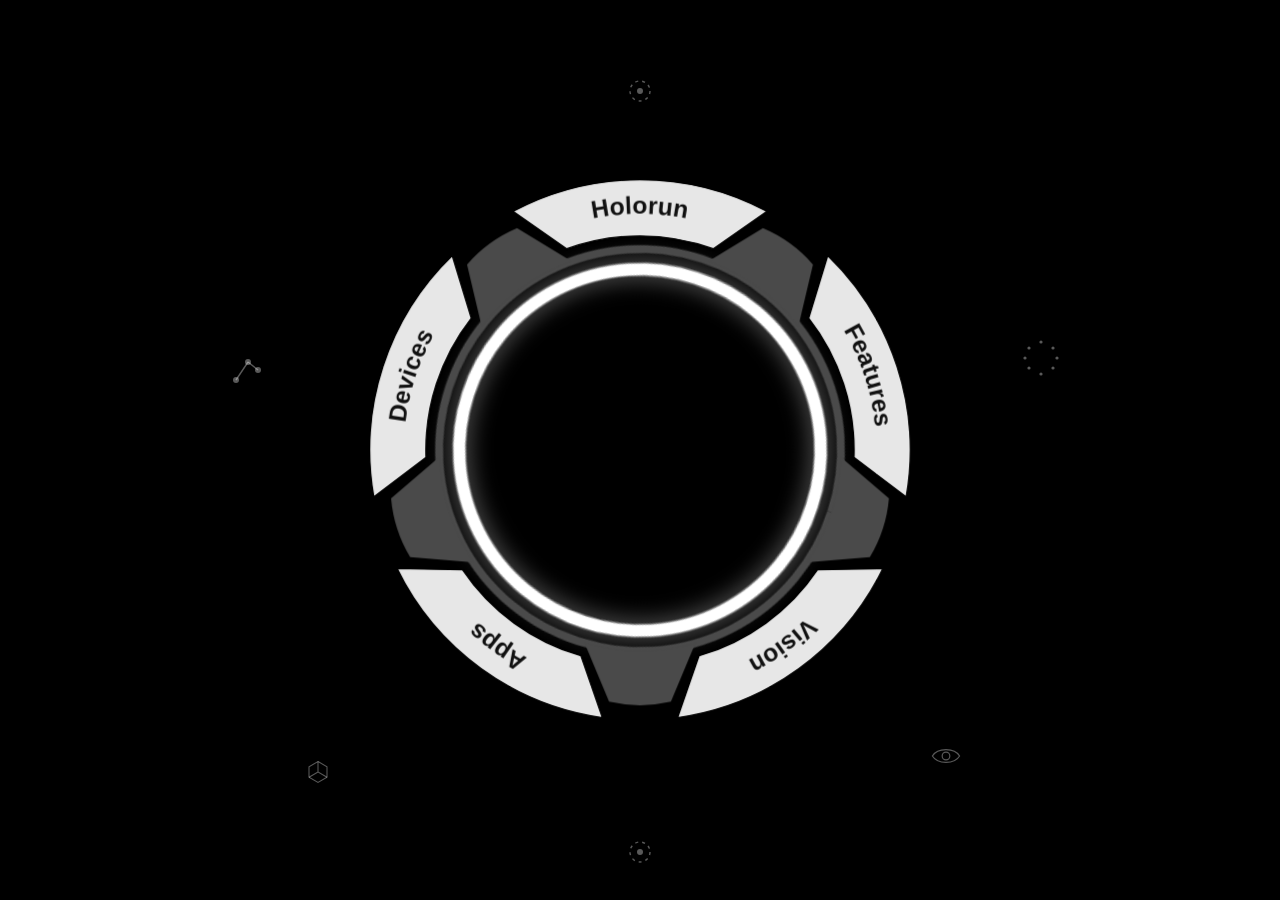
<file: ring-home.html>
<!DOCTYPE html>
<html lang="en">
<head>
<meta charset="UTF-8">
<meta name="viewport" content="width=device-width, initial-scale=1.0">
<title>Holorun</title>
<link rel="stylesheet" href="ring.css">
</head>
<body>

  <main class="ring-hero">
    <div class="ring-stage">

      <!-- decorative floating icons -->
      <svg class="deco deco-target" viewBox="0 0 40 40" aria-hidden="true">
        <circle class="dash-ring" cx="20" cy="20" r="10"/>
        <circle cx="20" cy="20" r="3" fill="currentColor"/>
      </svg>

      <svg class="deco deco-nodes" viewBox="0 0 40 40" aria-hidden="true">
        <line x1="10" y1="28" x2="22" y2="10" stroke="currentColor" stroke-width="1.4"/>
        <line x1="22" y1="10" x2="32" y2="18" stroke="currentColor" stroke-width="1.4"/>
        <circle cx="10" cy="28" r="3" fill="currentColor"/>
        <circle cx="22" cy="10" r="3" fill="currentColor"/>
        <circle cx="32" cy="18" r="3" fill="currentColor"/>
      </svg>

      <svg class="deco deco-dots" viewBox="0 0 40 40" aria-hidden="true">
        <circle cx="20" cy="4"  r="1.6" fill="currentColor"/>
        <circle cx="32" cy="10" r="1.6" fill="currentColor"/>
        <circle cx="36" cy="20" r="1.6" fill="currentColor"/>
        <circle cx="32" cy="30" r="1.6" fill="currentColor"/>
        <circle cx="20" cy="36" r="1.6" fill="currentColor"/>
        <circle cx="8"  cy="30" r="1.6" fill="currentColor"/>
        <circle cx="4"  cy="20" r="1.6" fill="currentColor"/>
        <circle cx="8"  cy="10" r="1.6" fill="currentColor"/>
      </svg>

      <svg class="deco deco-cube" viewBox="0 0 40 40" aria-hidden="true">
        <path d="M20 6 L32 13 L32 27 L20 34 L8 27 L8 13 Z" fill="none" stroke="currentColor" stroke-width="1.4"/>
        <path d="M20 6 L20 20 L32 27 M20 20 L8 27" fill="none" stroke="currentColor" stroke-width="1.4"/>
      </svg>

      <svg class="deco deco-eye" viewBox="0 0 40 40" aria-hidden="true">
        <path d="M4 20 C 10 10, 30 10, 36 20 C 30 30, 10 30, 4 20 Z" fill="none" stroke="currentColor" stroke-width="1.4"/>
        <circle cx="20" cy="20" r="4.5" fill="none" stroke="currentColor" stroke-width="1.4"/>
      </svg>

      <!-- the ring, split into 3 independently-tilting layers stacked on top
           of each other — each gets its own continuous 3D drift via CSS -->

      <!-- layer 1: white rim + glow halo -->
      <svg class="ring-svg ring-layer ring-layer--rim" viewBox="0 0 800 800" aria-hidden="true">
        <defs>
          <filter id="ringGlow" x="-50%" y="-50%" width="200%" height="200%">
            <feGaussianBlur stdDeviation="14" result="blur"/>
            <feMerge>
              <feMergeNode in="blur"/>
              <feMergeNode in="SourceGraphic"/>
            </feMerge>
          </filter>
        </defs>
        <!-- rotated 18deg so the stroke-dasharray reveal's start/end seam
             lands in the gap between Features and Vision instead of right
             under the Features label -->
        <circle class="ring-glow" cx="400" cy="400" r="206" filter="url(#ringGlow)" transform="rotate(18 400 400)"/>
        <circle class="ring-rim" cx="400" cy="400" r="206" transform="rotate(18 400 400)"/>
      </svg>

      <!-- layer 2: mid gray gasket + dark connector gears -->
      <svg class="ring-svg ring-layer ring-layer--bezel" viewBox="0 0 800 800" aria-hidden="true">
        <!-- same rotation, same reason -->
        <circle class="ring-gasket" cx="400" cy="400" r="229" transform="rotate(18 400 400)"/>
        <g class="ring-spokes"></g>
      </svg>

      <!-- layer 3: light nav segments + labels -->
      <svg class="ring-svg ring-layer ring-layer--segments" viewBox="0 0 800 800" role="img" aria-label="Holorun navigation ring">
        <defs></defs>
        <g class="ring-segments"></g>
        <g class="ring-labels"></g>
      </svg>

    </div>

    <svg class="deco deco-hint" viewBox="0 0 40 40" aria-hidden="true">
      <circle class="dash-ring" cx="20" cy="20" r="10"/>
      <circle cx="20" cy="20" r="3" fill="currentColor"/>
    </svg>
  </main>

  <script src="ring.js"></script>
</body>
</html>
</file>
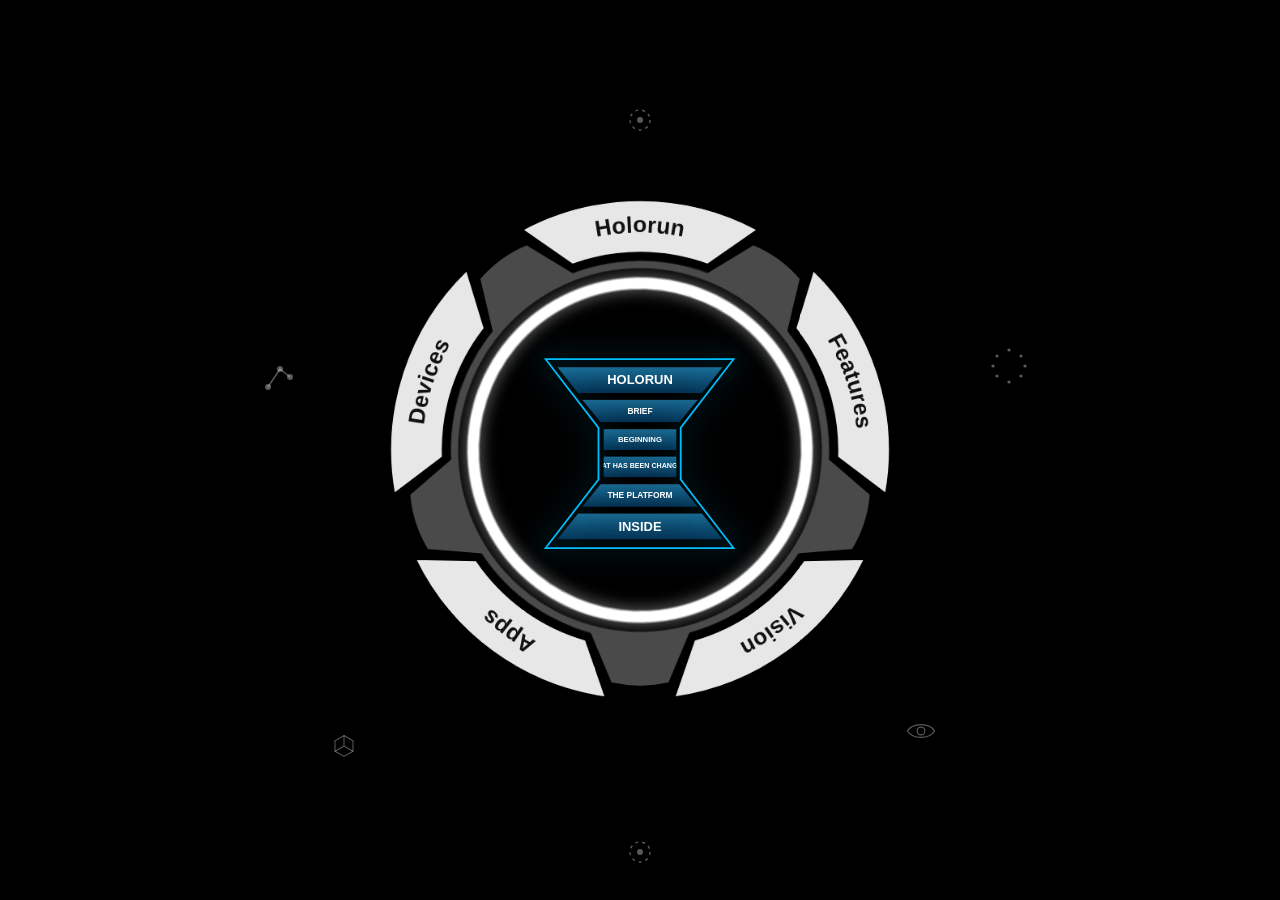
<file: ring/ring-home.html>
<!DOCTYPE html>
<html lang="en">
<head>
<meta charset="UTF-8">
<meta name="viewport" content="width=device-width, initial-scale=1.0">
<title>Holorun</title>
<link rel="stylesheet" href="ring.css">
</head>
<body>

  <main class="ring-hero">
    <div class="ring-stage">

      <!-- decorative floating icons -->
      <svg class="deco deco-target" viewBox="0 0 40 40" aria-hidden="true">
        <circle class="dash-ring" cx="20" cy="20" r="10"/>
        <circle cx="20" cy="20" r="3" fill="currentColor"/>
      </svg>

      <svg class="deco deco-nodes" viewBox="0 0 40 40" aria-hidden="true">
        <line x1="10" y1="28" x2="22" y2="10" stroke="currentColor" stroke-width="1.4"/>
        <line x1="22" y1="10" x2="32" y2="18" stroke="currentColor" stroke-width="1.4"/>
        <circle cx="10" cy="28" r="3" fill="currentColor"/>
        <circle cx="22" cy="10" r="3" fill="currentColor"/>
        <circle cx="32" cy="18" r="3" fill="currentColor"/>
      </svg>

      <svg class="deco deco-dots" viewBox="0 0 40 40" aria-hidden="true">
        <circle cx="20" cy="4"  r="1.6" fill="currentColor"/>
        <circle cx="32" cy="10" r="1.6" fill="currentColor"/>
        <circle cx="36" cy="20" r="1.6" fill="currentColor"/>
        <circle cx="32" cy="30" r="1.6" fill="currentColor"/>
        <circle cx="20" cy="36" r="1.6" fill="currentColor"/>
        <circle cx="8"  cy="30" r="1.6" fill="currentColor"/>
        <circle cx="4"  cy="20" r="1.6" fill="currentColor"/>
        <circle cx="8"  cy="10" r="1.6" fill="currentColor"/>
      </svg>

      <svg class="deco deco-cube" viewBox="0 0 40 40" aria-hidden="true">
        <path d="M20 6 L32 13 L32 27 L20 34 L8 27 L8 13 Z" fill="none" stroke="currentColor" stroke-width="1.4"/>
        <path d="M20 6 L20 20 L32 27 M20 20 L8 27" fill="none" stroke="currentColor" stroke-width="1.4"/>
      </svg>

      <svg class="deco deco-eye" viewBox="0 0 40 40" aria-hidden="true">
        <path d="M4 20 C 10 10, 30 10, 36 20 C 30 30, 10 30, 4 20 Z" fill="none" stroke="currentColor" stroke-width="1.4"/>
        <circle cx="20" cy="20" r="4.5" fill="none" stroke="currentColor" stroke-width="1.4"/>
      </svg>

      <!-- the ring, split into 3 independently-tilting layers stacked on top
           of each other — each gets its own continuous 3D drift via CSS -->

      <!-- layer 1: white rim + glow halo -->
      <svg class="ring-svg ring-layer ring-layer--rim" viewBox="0 0 800 800" aria-hidden="true">
        <defs>
          <filter id="ringGlow" x="-50%" y="-50%" width="200%" height="200%">
            <feGaussianBlur stdDeviation="10" result="blur"/>
            <feMerge>
              <feMergeNode in="blur"/>
              <feMergeNode in="SourceGraphic"/>
            </feMerge>
          </filter>
        </defs>
        <!-- rotated 18deg so the stroke-dasharray reveal's start/end seam
             lands in the gap between Features and Vision instead of right
             under the Features label -->
        <circle class="ring-glow" cx="400" cy="400" r="206" filter="url(#ringGlow)" transform="rotate(18 400 400)"/>
        <circle class="ring-rim" cx="400" cy="400" r="206" transform="rotate(18 400 400)"/>
      </svg>

      <!-- layer 2: mid gray gasket + dark connector gears -->
      <svg class="ring-svg ring-layer ring-layer--bezel" viewBox="0 0 800 800" aria-hidden="true">
        <!-- same rotation, same reason -->
        <circle class="ring-gasket" cx="400" cy="400" r="229" transform="rotate(18 400 400)"/>
        <g class="ring-spokes"></g>
      </svg>

      <!-- layer 3: light nav segments + labels -->
      <svg class="ring-svg ring-layer ring-layer--segments" viewBox="0 0 800 800" role="img" aria-label="Holorun navigation ring">
        <defs></defs>
        <g class="ring-segments"></g>
        <g class="ring-labels"></g>
      </svg>

      <!-- funnel panel: sits inside the ring's center void. Static for now,
           step 1 of the funnel feature — hourglass shape (wide top/bottom,
           pinched waist through the middle rows) + sub-nav rows, no
           content/interaction yet -->
      <div class="funnel">
        <div class="funnel-bg"></div>
        <div class="funnel-shape">
          <div class="section row-holorun">Holorun</div>
          <div class="section row-brief">Brief</div>
          <div class="section row-beginning">Beginning</div>
          <div class="section row-whbc">What Has Been Changing</div>
          <div class="section row-platform">The Platform</div>
          <div class="section row-inside">Inside</div>
        </div>
        <svg class="funnel-outline" viewBox="0 0 43 32" preserveAspectRatio="none" aria-hidden="true">
          <!-- outer outline: computed intersections — Y gap 1.5, waist X gap 0.8 -->
          <polygon class="funnel-row-stroke" points="5.9,-1.5 37.1,-1.5 28.32,11.2 28.32,20.8 37.1,33.5 5.9,33.5 14.68,20.8 14.68,11.2"/>
        </svg>
      </div>

    </div>

    <svg class="deco deco-hint" viewBox="0 0 40 40" aria-hidden="true">
      <circle class="dash-ring" cx="20" cy="20" r="10"/>
      <circle cx="20" cy="20" r="3" fill="currentColor"/>
    </svg>
  </main>

  <script src="ring.js"></script>
  <script>
    setTimeout(function() {
      document.querySelector('.funnel').classList.add('funnel--open');
    }, 500);

  </script>
</body>
</html>
</file>
<file: ring.css>
* { box-sizing: border-box; }

html, body {
  margin: 0;
  height: 100%;
  overflow: hidden;
  background: #000;
  color: #eaeaea;
  font-family: -apple-system, BlinkMacSystemFont, "Segoe UI", Roboto, sans-serif;
}

/* ===== reusable dashed-stroke ring — reuse anywhere we need a dotted/dashed circle ===== */
.dash-ring {
  fill: none;
  stroke: currentColor;
  stroke-width: 1.4;
  stroke-dasharray: 3 4;
}

/* ===== hero ===== */
.ring-hero {
  height: 100vh;
  height: 100dvh;
  display: flex;
  flex-direction: column;
  align-items: center;
  justify-content: center;
  position: relative;
  padding: 24px 20px;
  overflow: hidden;
}

.ring-stage {
  position: relative;
  width: min(720px, 90vw, 78vh, 78dvh);
  aspect-ratio: 1 / 1;
  perspective: 1000px;
}

.ring-svg {
  width: 100%;
  height: 100%;
  display: block;
  overflow: visible;
}

/* the ring is 3 stacked layers, each tilting independently in 3D, never in
   sync with each other — continuous, ambient, runs forever */
.ring-layer {
  position: absolute;
  inset: 0;
  transform-style: preserve-3d;
}

/* spin order: circle (rim) spins alone first; then gasket (bezel) and
   dashes (segments) spin together as one combined motion — segments are
   part of the gear, not a separate third phase.

   The spin (Z-axis) and the ambient wobble (X/Y tilt) are now two fully
   SEPARATE animations on two separate CSS properties — `rotate` for the
   spin, `transform` for the wobble. They compose automatically (the browser
   applies rotate, then transform) but never have to hand off velocity to
   each other, since neither one ever has to match the other's speed at a
   shared keyframe boundary. This removes the flick that kept showing up
   when both were forced into one shared keyframe timeline. */
/* ease-in-out on the spin itself: it ramps up gently from a stop, and eases
   back down to a stop — instead of snapping straight to/from full speed,
   which is what was causing the flick right as it finished */
.ring-layer--rim      { animation: spin-rim 12s ease-in-out infinite, wobble-rim 12s ease-in-out infinite; }
/* bezel's spin starts at 2.5s — right as the gasket+gear reveal finishes (which itself only starts once the rim's draw-in is done at 1.6s) */
.ring-layer--bezel    { animation: spin-bezel 15s ease-in-out 2.5s infinite, wobble-bezel 15s ease-in-out 2.5s infinite; }
/* segments spin together with the bezel, starting at the same time */
.ring-layer--segments { animation: spin-segments 15s ease-in-out 2.5s infinite, wobble-segments 15s ease-in-out 2.5s infinite; }

/* spin: rotates flat (Z-axis, like a wheel) for the first slice of the
   cycle, then holds still at 0 for the rest. The 360deg->0deg reset is an
   invisible jump (visually identical angle) */
@keyframes spin-rim     { 0% { rotate: z 0deg; } 18%    { rotate: z 360deg; } 18.01% { rotate: z 0deg; } 100% { rotate: z 0deg; } }
@keyframes spin-bezel   { 0% { rotate: z 0deg; } 15%    { rotate: z 360deg; } 15.01% { rotate: z 0deg; } 100% { rotate: z 0deg; } }
@keyframes spin-segments{ 0% { rotate: z 0deg; } 15%    { rotate: z 360deg; } 15.01% { rotate: z 0deg; } 100% { rotate: z 0deg; } }

/* wobble: the small ambient 3D tilt, holding flat while the spin (above)
   happens, then drifting for the rest of the cycle. Completely independent
   timeline from the spin — no shared keyframes, no velocity to match */
@keyframes wobble-rim {
  0%, 18.01% { transform: rotateX(0deg)  rotateY(0deg); }
  45%        { transform: rotateX(6deg)  rotateY(-4deg); }
  68%        { transform: rotateX(-3deg) rotateY(5deg); }
  90%        { transform: rotateX(4deg)  rotateY(3deg); }
  100%       { transform: rotateX(0deg)  rotateY(0deg); }
}

@keyframes wobble-bezel {
  0%, 15.01% { transform: rotateX(0deg)  rotateY(0deg); }
  50%        { transform: rotateX(-5deg) rotateY(6deg); }
  75%        { transform: rotateX(4deg)  rotateY(-5deg); }
  100%       { transform: rotateX(0deg)  rotateY(0deg); }
}

@keyframes wobble-segments {
  0%, 15.01% { transform: rotateX(0deg)  rotateY(0deg)  translateZ(0px); }
  40%        { transform: rotateX(3deg)  rotateY(4deg)  translateZ(35px); }
  60%        { transform: rotateX(3deg)  rotateY(4deg)  translateZ(0px); }
  75%        { transform: rotateX(-4deg) rotateY(-3deg) translateZ(-30px); }
  88%        { transform: rotateX(-4deg) rotateY(-3deg) translateZ(0px); }
  100%       { transform: rotateX(0deg)  rotateY(0deg)  translateZ(0px); }
}

/* glow halo + thick white rim band — its own separated layer, sits inside the gasket */
/* both trace themselves in on load, like the nav icon's circle reveal */
.ring-glow {
  fill: none;
  stroke: rgba(255, 255, 255, 0.45);
  stroke-width: 16;
  stroke-dasharray: 1295;
  stroke-dashoffset: 1295;
  animation: ring-draw 1.6s ease-out forwards;
}

.ring-rim {
  fill: none;
  stroke: #fff;
  stroke-width: 13;
  stroke-dasharray: 1295;
  stroke-dashoffset: 1295;
  animation: ring-draw 1.6s ease-out forwards;
}

@keyframes ring-draw {
  to { stroke-dashoffset: 0; }
}

@keyframes fade-in {
  to { opacity: 1; }
}

/* mid gray gasket band — its own separated layer between the rim and the segments */
/* gasket draws in TOGETHER with the white rim (same timing, both start at
   0s and finish at 1.6s) — only the gear edges/arches wait until after */
.ring-gasket {
  fill: none;
  stroke: #4a4a4a;
  stroke-width: 9;
  stroke-dasharray: 1438;
  stroke-dashoffset: 1438;
  animation: ring-draw 1.6s ease-out forwards;
}

.ring-segments,
.ring-labels {
  opacity: 0;
  /* segments only appear once the gear has fully revealed itself (2.5s) */
  animation: fade-in 0.6s ease-out 2.5s forwards;
}

/* light nav segments — stroked so each piece reads as its own separated layer */
.ring-segment {
  fill: #e7e7e7;
  stroke: #000;
  stroke-width: 1.5;
  cursor: pointer;
  transition: fill 0.2s ease, filter 0.2s ease;
  outline: none;
}

.ring-segment:hover,
.ring-segment:focus-visible {
  fill: #ffffff;
  filter: drop-shadow(0 0 10px rgba(0, 200, 180, 0.6));
}

/* gear reveal: edges (stroke) appear first, then the gray fill — starts
   only once the rim has actually finished drawing in (1.6s), not before */
.ring-spoke {
  fill: #4a4a4a;
  fill-opacity: 0;
  stroke: rgba(255, 255, 255, 0.4);
  stroke-opacity: 0;
  stroke-width: 1.5;
  animation: spoke-reveal 0.9s ease-out 1.6s forwards;
}

@keyframes spoke-reveal {
  0%   { fill-opacity: 0; stroke-opacity: 0; }
  35%  { fill-opacity: 0; stroke-opacity: 1; }
  70%  { fill-opacity: 1; stroke-opacity: 1; }
  100% { fill-opacity: 1; stroke-opacity: 0; }
}

.ring-label {
  font-size: 28px;
  font-weight: 600;
  fill: #111;
  letter-spacing: 0.5px;
  dominant-baseline: middle;
  pointer-events: none;
  user-select: none;
}

/* ===== floating decorative icons ===== */
.deco {
  position: absolute;
  width: 40px;
  height: 40px;
  color: rgba(255, 255, 255, 0.35);
  pointer-events: none;
  opacity: 0;
  animation: fade-in 0.5s ease-out forwards;
}

/* these wait until everything else has finished: rim drawn (1.6s) -> gear
   revealed (2.5s) -> segments appeared + their first spin together with the
   bezel completes (~4.75s) -> only then do the decorative icons appear */
.deco-target { top: -4%;  left: 50%;  transform: translateX(-50%); animation-delay: 4.75s; }
.deco-nodes  { top: 36%;  left: -9%;                               animation-delay: 4.85s; }
.deco-dots   { top: 34%;  right: -10%;                             animation-delay: 4.95s; }
.deco-cube   { bottom: 2%; left: 2%; width: 30px; height: 30px;    animation-delay: 5.05s; }
.deco-eye    { bottom: 4%; right: 4%; width: 34px; height: 34px;   animation-delay: 5.15s; }

.deco-hint {
  position: absolute;
  bottom: 28px;
  left: 50%;
  transform: translateX(-50%);
  opacity: 0;
  animation: fade-in 0.5s ease-out 5.25s forwards;
}

/* ===== placeholder sections ===== */
.placeholder {
  min-height: 100vh;
  display: flex;
  align-items: center;
  justify-content: center;
  border-top: 1px solid rgba(255, 255, 255, 0.08);
}

.placeholder h2 {
  font-size: 32px;
  font-weight: 500;
  color: rgba(255, 255, 255, 0.7);
}

/* ===== mobile ===== */
@media (max-width: 600px) {
  .ring-stage { width: min(420px, 92vw); }
  .deco { width: 28px; height: 28px; }
  .deco-cube { width: 22px; height: 22px; }
  .deco-eye  { width: 24px; height: 24px; }
  .deco-nodes { left: 0; }
  .deco-dots  { right: 0; }
}
</file>
<file: ring/ring.css>
* { box-sizing: border-box; }

html, body {
  margin: 0;
  height: 100%;
  overflow: hidden;
  background: #000;
  color: #eaeaea;
  font-family: -apple-system, BlinkMacSystemFont, "Segoe UI", Roboto, sans-serif;
}

/* ===== reusable dashed-stroke ring — reuse anywhere we need a dotted/dashed circle ===== */
.dash-ring {
  fill: none;
  stroke: currentColor;
  stroke-width: 1.4;
  stroke-dasharray: 3 4;
}

/* ===== hero ===== */
.ring-hero {
  height: 100vh;
  height: 100dvh;
  display: flex;
  flex-direction: column;
  align-items: center;
  justify-content: center;
  position: relative;
  padding: 24px 20px;
  overflow: hidden;
}

.ring-stage {
  position: relative;
  width: min(720px, 90vw, 72vh, 72dvh);
  aspect-ratio: 1 / 1;
  perspective: 1000px;
  container-type: inline-size;
  will-change: transform;
  transform: translateZ(0);
}

.ring-svg {
  width: 100%;
  height: 100%;
  display: block;
  overflow: visible;
}

/* the ring is 3 stacked layers, each tilting independently in 3D, never in
   sync with each other — continuous, ambient, runs forever */
.ring-layer {
  position: absolute;
  inset: 0;
  transform-style: preserve-3d;
  will-change: transform, rotate;
  backface-visibility: hidden;
}

/* spin order: circle (rim) spins alone first; then gasket (bezel) and
   dashes (segments) spin together as one combined motion — segments are
   part of the gear, not a separate third phase.

   The spin (Z-axis) and the ambient wobble (X/Y tilt) are now two fully
   SEPARATE animations on two separate CSS properties — `rotate` for the
   spin, `transform` for the wobble. They compose automatically (the browser
   applies rotate, then transform) but never have to hand off velocity to
   each other, since neither one ever has to match the other's speed at a
   shared keyframe boundary. This removes the flick that kept showing up
   when both were forced into one shared keyframe timeline. */
/* ease-in-out on the spin itself: it ramps up gently from a stop, and eases
   back down to a stop — instead of snapping straight to/from full speed,
   which is what was causing the flick right as it finished */
.ring-layer--rim      { animation: spin-rim 12s ease-in-out infinite, wobble-rim 12s ease-in-out infinite; }
/* bezel's spin starts at 2.5s — right as the gasket+gear reveal finishes (which itself only starts once the rim's draw-in is done at 1.6s) */
.ring-layer--bezel    { animation: spin-bezel 15s ease-in-out 2.5s infinite, wobble-bezel 15s ease-in-out 2.5s infinite; }
/* segments spin together with the bezel, starting at the same time */
.ring-layer--segments { animation: spin-segments 15s ease-in-out 2.5s infinite, wobble-segments 15s ease-in-out 2.5s infinite; }

/* spin: rotates flat (Z-axis, like a wheel) for the first slice of the
   cycle, then holds still at 0 for the rest. step-start on the spin keyframe
   makes the 360→0 reset instantaneous with no interpolation (the old
   18.01% micro-interval caused Chromium to briefly tween backwards) */
@keyframes spin-rim     { 0% { rotate: z 0deg; } 18%  { rotate: z 360deg; animation-timing-function: step-start; } 100% { rotate: z 0deg; } }
@keyframes spin-bezel   { 0% { rotate: z 0deg; } 15%  { rotate: z 360deg; animation-timing-function: step-start; } 100% { rotate: z 0deg; } }
@keyframes spin-segments{ 0% { rotate: z 0deg; } 15%  { rotate: z 360deg; animation-timing-function: step-start; } 100% { rotate: z 0deg; } }

/* wobble: the small ambient 3D tilt, holding flat while the spin (above)
   happens, then drifting for the rest of the cycle. Completely independent
   timeline from the spin — no shared keyframes, no velocity to match */
@keyframes wobble-rim {
  0%, 18.01% { transform: rotateX(0deg)  rotateY(0deg); }
  45%        { transform: rotateX(6deg)  rotateY(-4deg); }
  68%        { transform: rotateX(-3deg) rotateY(5deg); }
  90%        { transform: rotateX(4deg)  rotateY(3deg); }
  100%       { transform: rotateX(0deg)  rotateY(0deg); }
}

@keyframes wobble-bezel {
  0%, 15.01% { transform: rotateX(0deg)  rotateY(0deg); }
  50%        { transform: rotateX(-5deg) rotateY(6deg); }
  75%        { transform: rotateX(4deg)  rotateY(-5deg); }
  100%       { transform: rotateX(0deg)  rotateY(0deg); }
}

@keyframes wobble-segments {
  0%, 15.01% { transform: rotateX(0deg)  rotateY(0deg)  translateZ(0px); }
  40%        { transform: rotateX(3deg)  rotateY(4deg)  translateZ(35px); }
  60%        { transform: rotateX(3deg)  rotateY(4deg)  translateZ(0px); }
  75%        { transform: rotateX(-4deg) rotateY(-3deg) translateZ(-30px); }
  88%        { transform: rotateX(-4deg) rotateY(-3deg) translateZ(0px); }
  100%       { transform: rotateX(0deg)  rotateY(0deg)  translateZ(0px); }
}

/* glow halo + thick white rim band — its own separated layer, sits inside the gasket */
/* both trace themselves in on load, like the nav icon's circle reveal */
.ring-glow {
  fill: none;
  stroke: rgba(255, 255, 255, 0.45);
  stroke-width: 16;
  stroke-dasharray: 1295;
  stroke-dashoffset: 1295;
  animation: ring-draw 1.6s ease-out forwards;
}

.ring-rim {
  fill: none;
  stroke: #fff;
  stroke-width: 13;
  stroke-dasharray: 1295;
  stroke-dashoffset: 1295;
  animation: ring-draw 1.6s ease-out forwards;
}

@keyframes ring-draw {
  to { stroke-dashoffset: 0; }
}

@keyframes fade-in {
  to { opacity: 1; }
}

/* mid gray gasket band — its own separated layer between the rim and the segments */
/* gasket draws in TOGETHER with the white rim (same timing, both start at
   0s and finish at 1.6s) — only the gear edges/arches wait until after */
.ring-gasket {
  fill: none;
  stroke: #4a4a4a;
  stroke-width: 9;
  stroke-dasharray: 1438;
  stroke-dashoffset: 1438;
  animation: ring-draw 1.6s ease-out forwards;
}

.ring-segments,
.ring-labels {
  opacity: 0;
  /* segments only appear once the gear has fully revealed itself (2.5s) */
  animation: fade-in 0.6s ease-out 2.5s forwards;
}

/* light nav segments — stroked so each piece reads as its own separated layer */
.ring-segment {
  fill: #e7e7e7;
  stroke: #000;
  stroke-width: 1.5;
  cursor: pointer;
  transition: fill 0.2s ease, filter 0.2s ease;
  outline: none;
}

.ring-segment:hover,
.ring-segment:focus-visible {
  fill: #ffffff;
  filter: drop-shadow(0 0 10px rgba(0, 200, 180, 0.6));
}

/* gear reveal: edges (stroke) appear first, then the gray fill — starts
   only once the rim has actually finished drawing in (1.6s), not before */
.ring-spoke {
  fill: #4a4a4a;
  fill-opacity: 0;
  stroke: rgba(255, 255, 255, 0.4);
  stroke-opacity: 0;
  stroke-width: 1.5;
  animation: spoke-reveal 0.9s ease-out 1.6s forwards;
}

@keyframes spoke-reveal {
  0%   { fill-opacity: 0; stroke-opacity: 0; }
  35%  { fill-opacity: 0; stroke-opacity: 1; }
  70%  { fill-opacity: 1; stroke-opacity: 1; }
  100% { fill-opacity: 1; stroke-opacity: 0; }
}

.ring-label {
  font-size: 28px;
  font-weight: 600;
  fill: #111;
  letter-spacing: 0.5px;
  dominant-baseline: middle;
  pointer-events: none;
  user-select: none;
}

/* ===== funnel panel (inside the ring's center void) ===== */
/* sized in cqw (container-query width, relative to .ring-stage) so it
   scales together with the SVG ring at any viewport size */

.funnel {
  position: absolute;
  inset: 0;
  display: grid;
  place-items: center;
  pointer-events: none;
  z-index: 1;
  /* narrows from the header down to a waist around "what has been
     changing", then flares back out wider than the header by "inside" —
     shared by the shape and its echo outline so they stay in sync */
  --funnel-clip: polygon(
    10% 0%,
    90% 0%,
    66% 50%,
    93% 100%,
    7% 100%,
    34% 50%
  );
}

/* bg, outline svg and shape sit in the same grid cell, centered on each other */
.funnel-bg,
.funnel-outline,
.funnel-shape {
  grid-area: 1 / 1;
  transform: translateY(0.5cqw);
}

.funnel-bg {
  width: 40cqw;
  aspect-ratio: 3 / 2;
  background: #000;
  clip-path: polygon(50% 8%, 88% 25%, 88% 50%, 88% 50%, 50% 92%, 12% 75%, 12% 50%, 12% 50%);
  opacity: 0;
  z-index: 0;
  will-change: clip-path, opacity;
  transform: translateZ(0);
  backface-visibility: hidden;
}
/* final shape: polygon(8% 5%, 92% 5%, 62% 36%, 62% 63%, 92% 100%, 8% 100%, 38% 63%, 38% 36%) */

.funnel-outline {
  width: 40cqw;
  aspect-ratio: 3 / 2;
  overflow: visible;
  position: relative;
  z-index: 2;
}

.funnel-row-stroke {
  fill: none;
  stroke: #00bfff;
  stroke-width: 0.3;
  filter: drop-shadow(0 0 2.5px #00bfff);
  opacity: 0;
}

.funnel--open .funnel-row-stroke {
  animation: funnel-fade-in 0.5s ease-out 0.5s forwards;
}

.funnel-outline-main {
  fill: none;
  stroke: #00bfff;
  stroke-width: 0.5;
  filter: drop-shadow(0 0 0.3px #00bfff) drop-shadow(0 0 4px #00bfff);
  /* draw-in on open */
  stroke-dasharray: 139;
  stroke-dashoffset: 139;
  opacity: 0;
}

.funnel-outline-echo {
  display: none;
}

.funnel-shape {
  --row-gap: 1cqw;
  width: 40cqw;
  aspect-ratio: 3 / 2;
  display: flex;
  flex-direction: column;
  gap: var(--row-gap);
  opacity: 0;
  z-index: 1;
  pointer-events: auto;
}

/* ===== funnel open animation ===== */
@keyframes funnel-morph {
  0%   { clip-path: polygon(50% 8%, 88% 25%, 88% 50%, 88% 75%, 50% 92%, 12% 75%, 12% 50%, 12% 25%); opacity: 0; }
  15%  { opacity: 1; }
  100% { clip-path: polygon(18% 0%, 82% 0%, 64% 35%, 64% 65%, 82% 100%, 18% 100%, 36% 65%, 36% 35%); opacity: 1; }
}

@keyframes funnel-stroke-draw {
  0%   { stroke-dashoffset: 139; opacity: 0; }
  10%  { opacity: 1; }
  100% { stroke-dashoffset: 0; opacity: 1; }
}

@keyframes funnel-fade-in {
  to { opacity: 1; }
}

.funnel--open .funnel-bg {
  animation: funnel-morph 0.75s cubic-bezier(0.22, 1, 0.36, 1) forwards;
}

.funnel--open .funnel-shape {
  animation: funnel-fade-in 0.5s ease-out 0.3s forwards;
}

.funnel--open .funnel-outline-main {
  animation: funnel-stroke-draw 0.7s ease-out 0.1s forwards;
}

.funnel--open .funnel-outline-echo {
  animation: funnel-fade-in 0.35s ease-out 0.6s forwards;
}

.section {
  flex: 1 1 0%;
  display: flex;
  justify-content: center;
  align-items: center;
  color: #fff;
  font-weight: bold;
  font-size: 1.3cqw;
  text-transform: uppercase;
  text-align: center;
  background: linear-gradient(180deg, rgba(40, 160, 220, .65), rgba(5, 70, 120, .65));
  position: relative;
  z-index: 1;
  cursor: pointer;
  transition: transform 0.35s cubic-bezier(0.34, 1.56, 0.64, 1),
              opacity  0.25s ease,
              filter   0.25s ease;
}

.section:hover {
  transform: scale(1.13);
  z-index: 10;
  filter: brightness(1.3);
}

/* dim + slightly shrink all other rows while one is hovered */
.funnel-shape:has(.section:hover) .section:not(:hover) {
  opacity: 0.45;
  transform: scale(0.96);
}

.holorun {
  flex: 1 1 0%;
  font-size: 2.05cqw;
  background: linear-gradient(180deg, #3fd0f5, #14a8e0);
}

.section--wrap {
  flex: 1 1 0%;
  font-size: 1cqw;
  line-height: 1.2;
  padding: 0 4%;
}

.section--inside {
  flex: 1 1 0%;
}

/* ── individual row sizes — symmetric: Holorun=Inside, Brief=Platform, Beginning=WHBC ── */
.row-holorun  { flex: 1.5 1 0%; font-size: 2cqw;   display: flex; justify-content: center; align-items: center; clip-path: polygon(18% 0%, 82% 0%, 73.8% 100%, 26.2% 100%); }
.row-brief    { flex: 1.3 1 0%; font-size: 1.3cqw;  clip-path: polygon(27.7% 0%, 72.3% 0%, 65.1% 100%, 34.9% 100%); }
.row-beginning{ flex: 1.2 1 0%; font-size: 1.2cqw;  clip-path: polygon(36% 0%, 64% 0%, 64% 100%, 36% 100%); }
.row-whbc     { flex: 1.2 1 0%; font-size: 1.1cqw;  line-height: 1.2; clip-path: polygon(36% 0%, 64% 0%, 64% 100%, 36% 100%); }
.row-platform { flex: 1.3 1 0%; font-size: 1.3cqw;  clip-path: polygon(34.9% 0%, 65.1% 0%, 72.3% 100%, 27.7% 100%); }
.row-inside   { flex: 1.5 1 0%; font-size: 2cqw;   clip-path: polygon(26.2% 0%, 73.8% 0%, 82% 100%, 18% 100%); }

/* ===== floating decorative icons ===== */
.deco {
  position: absolute;
  width: 40px;
  height: 40px;
  color: rgba(255, 255, 255, 0.35);
  pointer-events: none;
  opacity: 0;
  animation: fade-in 0.5s ease-out forwards;
}

/* these wait until everything else has finished: rim drawn (1.6s) -> gear
   revealed (2.5s) -> segments appeared + their first spin together with the
   bezel completes (~4.75s) -> only then do the decorative icons appear */
.deco-target { top: -4%;  left: 50%;  transform: translateX(-50%); animation-delay: 4.75s; }
.deco-nodes  { top: 36%;  left: -9%;                               animation-delay: 4.85s; }
.deco-dots   { top: 34%;  right: -10%;                             animation-delay: 4.95s; }
.deco-cube   { bottom: 2%; left: 2%; width: 30px; height: 30px;    animation-delay: 5.05s; }
.deco-eye    { bottom: 4%; right: 4%; width: 34px; height: 34px;   animation-delay: 5.15s; }

.deco-hint {
  position: absolute;
  bottom: 28px;
  left: 50%;
  transform: translateX(-50%);
  opacity: 0;
  animation: fade-in 0.5s ease-out 5.25s forwards;
  z-index: 50;
}

/* ===== placeholder sections ===== */
.placeholder {
  min-height: 100vh;
  display: flex;
  align-items: center;
  justify-content: center;
  border-top: 1px solid rgba(255, 255, 255, 0.08);
}

.placeholder h2 {
  font-size: 32px;
  font-weight: 500;
  color: rgba(255, 255, 255, 0.7);
}

/* ===== mobile ===== */
@media (max-width: 600px) {
  .ring-stage { width: min(420px, 92vw); }
  .deco { width: 28px; height: 28px; }
  .deco-cube { width: 22px; height: 22px; }
  .deco-eye  { width: 24px; height: 24px; }
  .deco-nodes { left: 0; }
  .deco-dots  { right: 0; }
}
</file>
